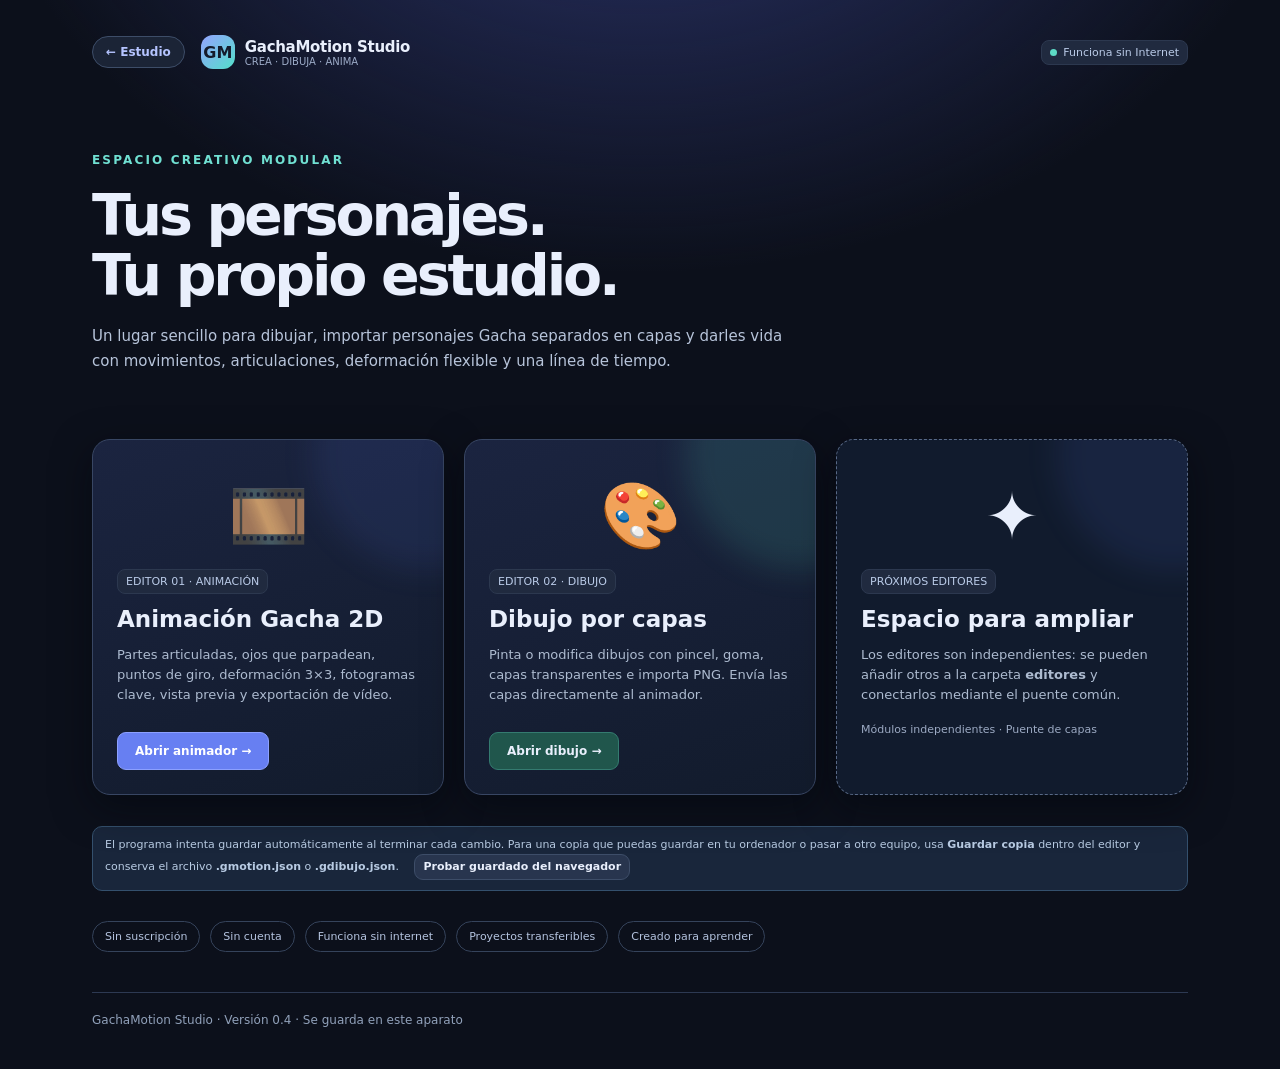
<file: gachamotion/index.html>
<!DOCTYPE html><html lang="es"><head><meta charset="UTF-8"><meta name="viewport" content="width=device-width,initial-scale=1"><title>GachaMotion Studio — Selección de editores</title><link rel="stylesheet" href="shared/base.css"><style>
body{background:radial-gradient(ellipse 80% 70% at 50% -20%,#2c356e 0%,transparent 65%),#0c101b}header{display:flex;align-items:center;max-width:1140px;margin:0 auto;padding:35px 22px}.container{max-width:1140px;margin:0 auto;padding:22px}.hero{padding:27px 0 18px}.eyebrow{color:#70e0d2;font-size:12px;font-weight:800;letter-spacing:.18em}.hero h1{font-size:clamp(30px,5.2vw,57px);line-height:1.06;max-width:780px;letter-spacing:-.055em;margin:18px 0}.hero p{font-size:15px;color:#b7c4da;line-height:1.7;max-width:700px}.cards{display:grid;grid-template-columns:repeat(auto-fit,minmax(290px,1fr));gap:20px;margin:31px 0}.editor{position:relative;border:1px solid #384663;background:linear-gradient(160deg,#1b2440,#121b2c);padding:24px;border-radius:18px;min-height:330px;box-shadow:var(--shadow);overflow:hidden}.editor:before{content:"";position:absolute;inset:-100px -100px auto auto;width:230px;height:230px;border-radius:50%;background:#647cff18;filter:blur(15px)}.editor:nth-child(2):before{background:#5de0bf20}.graphic{height:105px;display:grid;place-items:center;font-size:65px}.editor h2{font-size:23px;margin:12px 0 7px}.editor p{color:#adbbd0;font-size:13px;min-height:52px;line-height:1.55}.editor button{margin-top:14px;padding:11px 17px}.strip{display:flex;gap:10px;flex-wrap:wrap;margin-top:30px}.strip span{padding:8px 12px;border-radius:20px;border:1px solid #35435b;font-size:11px;color:#b4c3df}.foot{border-top:1px solid #2d3952;color:#91a1ba;font-size:12px;padding:20px 0;margin-top:40px}.empty{border:1px dashed #586987;background:#111b2d}.note{font-size:12px;color:#a5b3cd}
.estudio{margin-right:16px;padding:8px 13px;border-radius:999px;border:1px solid #3d4d68;background:#1b2436;white-space:nowrap;font-size:12px;font-weight:700}.estudio:hover{text-decoration:none;background:#27344b}body.editing>header,body.editing>main{display:none}.host{position:fixed;inset:0;background:#0d1320}.host iframe{display:block;border:0;width:100%;height:100%;background:#0d1320}
</style></head><body><header><a class="estudio" href="../" title="Volver al Estudio Creativo">← Estudio</a><div class="brand"><span class="brand-icon">GM</span><div><div class="brand-name">GachaMotion Studio</div><div class="brand-sub">CREA · DIBUJA · ANIMA</div></div></div><span class="grow"></span><span class="tag"><span class="dot"></span> Funciona sin Internet</span></header><main class="container"><section class="hero"><div class="eyebrow">ESPACIO CREATIVO MODULAR</div><h1>Tus personajes.<br>Tu propio estudio.</h1><p>Un lugar sencillo para dibujar, importar personajes Gacha separados en capas y darles vida con movimientos, articulaciones, deformación flexible y una línea de tiempo.</p></section><div class="cards"><article class="editor"><div class="graphic" aria-hidden="true">🎞️</div><div class="tag">EDITOR 01 · ANIMACIÓN</div><h2>Animación Gacha 2D</h2><p>Partes articuladas, ojos que parpadean, puntos de giro, deformación 3×3, fotogramas clave, vista previa y exportación de vídeo.</p><button class="primary" id="open-anim">Abrir animador →</button></article><article class="editor"><div class="graphic" aria-hidden="true">🎨</div><div class="tag">EDITOR 02 · DIBUJO</div><h2>Dibujo por capas</h2><p>Pinta o modifica dibujos con pincel, goma, capas transparentes e importa PNG. Envía las capas directamente al animador.</p><button class="good" id="open-paint">Abrir dibujo →</button></article><article class="editor empty"><div class="graphic" aria-hidden="true">✦</div><div class="tag">PRÓXIMOS EDITORES</div><h2>Espacio para ampliar</h2><p>Los editores son independientes: se pueden añadir otros a la carpeta <strong>editores</strong> y conectarlos mediante el puente común.</p><span class="muted small">Módulos independientes · Puente de capas</span></article></div><div class="notice">El programa intenta guardar automáticamente al terminar cada cambio. Para una copia que puedas guardar en tu ordenador o pasar a otro equipo, usa <strong>Guardar copia</strong> dentro del editor y conserva el archivo <strong>.gmotion.json</strong> o <strong>.gdibujo.json</strong>. <button class="tiny" id="storage-test" type="button" style="margin-left:12px">Probar guardado del navegador</button> <span id="storage-test-result" role="status" aria-live="polite"></span></div><div class="strip"><span>Sin suscripción</span><span>Sin cuenta</span><span>Funciona sin internet</span><span>Proyectos transferibles</span><span>Creado para aprender</span></div><div class="foot">GachaMotion Studio · Versión <span id="ver">0.3</span> · Se guarda en este aparato</div></main><section class="host hidden" id="host" aria-label="Editor abierto"><iframe id="editor-frame" title="Editor GachaMotion" src="about:blank"></iframe></section><script src="shared/bridge.js"></script><script>
const host=document.getElementById('host'),editorFrame=document.getElementById('editor-frame');
const transferMemory=new Map();
function openEditor(path){document.body.classList.add('editing');host.classList.remove('hidden');editorFrame.src=path;}
function showSelector(){editorFrame.src='about:blank';host.classList.add('hidden');document.body.classList.remove('editing');window.GMUpdate&&GMUpdate.recheck();}
document.getElementById('open-anim').onclick=()=>openEditor('editors/animation/index.html');
document.getElementById('open-paint').onclick=()=>openEditor('editors/dibujo/index.html');
document.getElementById('storage-test').onclick=async()=>{const result=document.getElementById('storage-test-result'),button=document.getElementById('storage-test');button.disabled=true;result.textContent='Probando…';const key='self-test';const sample={check:'GachaMotion',test:[12,47,98]};try{await GMBridge.write(key,sample);const got=await GMBridge.read(key);if(JSON.stringify(got)!==JSON.stringify(sample))throw Error('los datos no coinciden');await GMBridge.remove(key);result.textContent='✓ Escritura y lectura comprobadas';result.style.color='#5ddac5';}catch(e){result.textContent='✕ No funciona el guardado automático: usa siempre Guardar copia';result.style.color='#ffa2ad';}finally{button.disabled=false;}};
window.addEventListener('message',async event=>{
  const msg=event.data;
  if(event.source!==editorFrame.contentWindow||msg?.gmstudio!==1)return;
  if(msg.action==='home'){showSelector();return;}
  if(!msg.id)return;
  const reply={gmstudio:1,replyTo:msg.id,connected:true,ok:true};
  try{
    if(msg.action==='read')reply.value=msg.key==='editor-transfer'&&transferMemory.has(msg.key)?transferMemory.get(msg.key):await GMBridge.read(msg.key);
    else if(msg.action==='write'){
      if(msg.key==='editor-transfer')transferMemory.set(msg.key,msg.data);
      try{reply.backend=await GMBridge.write(msg.key,msg.data);}catch(e){if(msg.key!=='editor-transfer')throw e;reply.backend='transferencia temporal';}
    }else if(msg.action==='remove'){if(msg.key==='editor-transfer')transferMemory.delete(msg.key);try{await GMBridge.remove(msg.key);}catch(e){if(msg.key!=='editor-transfer')throw e;}}
    else throw new Error('Acción no reconocida');
  }catch(e){reply.ok=false;reply.error=e.message;}
  if(event.source===editorFrame.contentWindow)event.source.postMessage(reply,'*');
});
</script><script>window.GM_VERSION=/*VER*/"0.4"/*VER*/;document.getElementById("ver").textContent=window.GM_VERSION;</script><script src="shared/actualizar.js"></script></body></html>
</file>
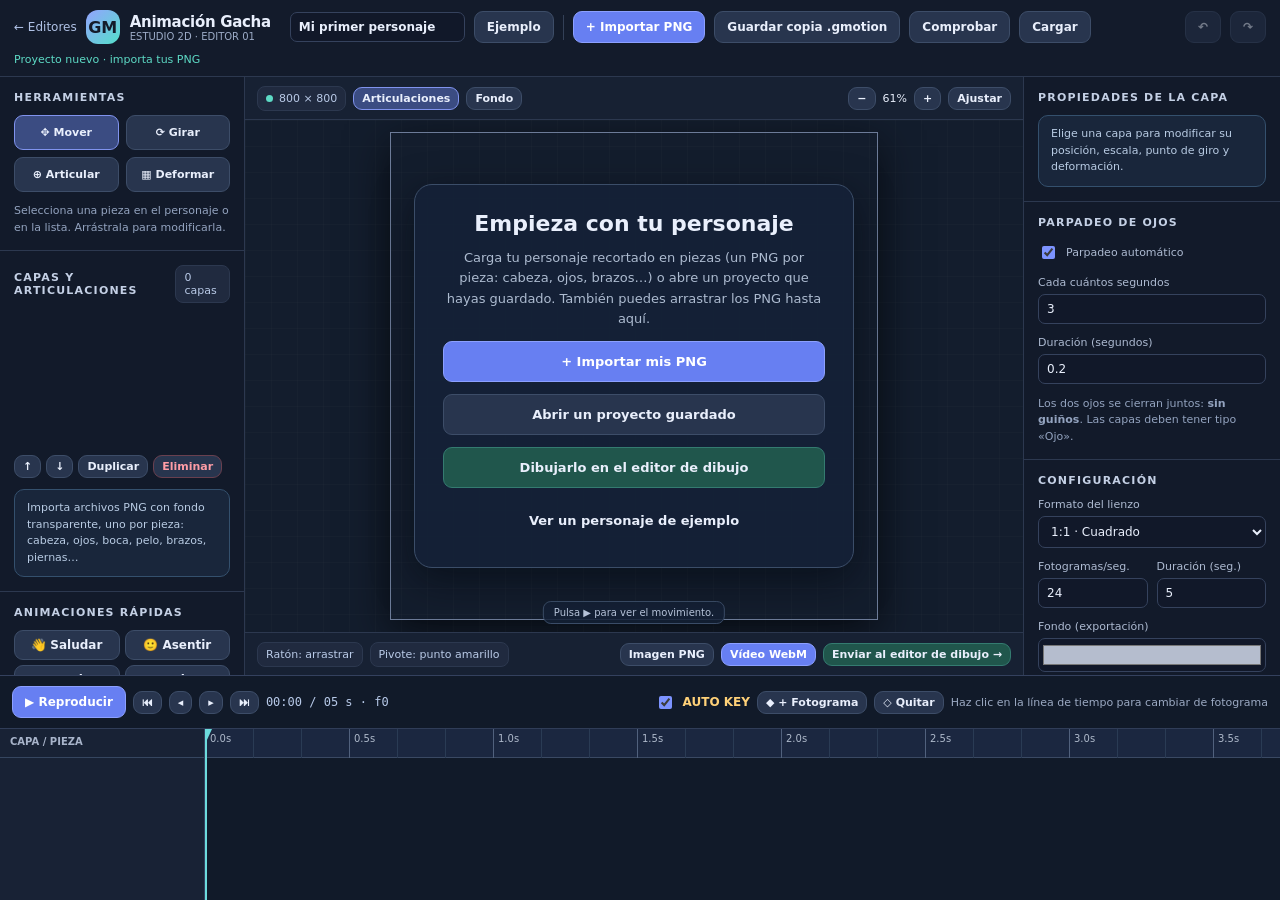
<file: gachamotion/editors/animation/index.html>
<!DOCTYPE html><html lang="es"><head><meta charset="utf-8"><meta name="viewport" content="width=device-width,initial-scale=1"><title>GachaMotion — Animador 2D</title><link rel="stylesheet" href="../../shared/base.css"><link rel="stylesheet" href="app.css"></head><body>
<header class="topbar"><a class="home" href="../../index.html" title="Volver al selector">← Editores</a><div class="brand"><span class="brand-icon">GM</span><div><div class="brand-name">Animación Gacha</div><div class="brand-sub">ESTUDIO 2D · EDITOR 01</div></div></div><input id="project-name" value="Mi primer personaje" aria-label="Nombre del proyecto" class="project-name"><button id="btn-demo" title="Abrir personaje de ejemplo">Ejemplo</button><div class="sep"></div><button id="btn-import" class="primary">+ Importar PNG</button><input id="file-layers" class="hidden" type="file" accept="image/png,image/jpeg,image/webp" multiple><button id="btn-save" title="Descargar copia de seguridad en el ordenador">Guardar copia .gmotion</button><button id="btn-verify" title="Guardar y comprobar que el proyecto se puede leer de nuevo">Comprobar</button><button id="btn-load">Cargar</button><input id="file-project" class="hidden" type="file" accept=".json,.gmotion.json,application/json"><span class="grow"></span><button id="btn-undo" title="Deshacer (Ctrl+Z)" class="icon-button">↶</button><button id="btn-redo" title="Rehacer (Ctrl+Y)" class="icon-button">↷</button><span class="status" id="save-status" aria-live="polite">Iniciando…</span></header>
<main class="workbench"><aside class="sidebar left"><div class="section"><div class="panel-title">Herramientas</div><div class="tools"><button data-tool="move" class="active">✥ Mover</button><button data-tool="rotate">⟳ Girar</button><button data-tool="pivot">⊕ Articular</button><button data-tool="warp">▦ Deformar</button></div><div class="hint">Selecciona una pieza en el personaje o en la lista. Arrástrala para modificarla.</div></div><div class="section layer-section"><div class="section-heading"><div class="panel-title">Capas y articulaciones</div><span class="tag" id="layer-count">0</span></div><div id="layers" class="layers scroll" aria-label="Capas del personaje"></div><div class="layer-actions"><button class="tiny" id="layer-up" title="Subir capa">↑</button><button class="tiny" id="layer-down" title="Bajar capa">↓</button><button class="tiny" id="layer-duplicate" title="Duplicar capa">Duplicar</button><button class="tiny danger" id="layer-delete" title="Eliminar capa">Eliminar</button></div><div class="notice">Importa archivos PNG con fondo transparente, uno por pieza: cabeza, ojos, boca, pelo, brazos, piernas…</div></div><div class="section"><div class="panel-title">Animaciones rápidas</div><div class="preset-grid"><button data-preset="wave">👋 Saludar</button><button data-preset="nod">🙂 Asentir</button><button data-preset="breathe">♡ Respirar</button><button data-preset="jump">↟ Saltar</button><button data-preset="sway">〰 Flexión suave</button></div><div class="hint">Añaden fotogramas clave que puedes editar después.</div></div></aside>
<section class="center"><div class="stage-toolbar"><div class="tag"><span class="dot"></span><span id="project-size">800 × 800</span></div><button id="btn-bones" class="tiny active">Articulaciones</button><button id="btn-background" class="tiny">Fondo</button><span class="grow"></span><button id="btn-zoom-out" class="tiny">−</button><span class="small" id="zoom-display">100%</span><button id="btn-zoom-in" class="tiny">+</button><button id="btn-fit" class="tiny">Ajustar</button></div><div class="viewport" id="viewport"><div class="empty-state" id="empty-state" hidden><div class="es-card"><h2>Empieza con tu personaje</h2><p>Carga tu personaje recortado en piezas (un PNG por pieza: cabeza, ojos, brazos…) o abre un proyecto que hayas guardado. También puedes arrastrar los PNG hasta aquí.</p><button class="primary" id="es-import" type="button">+ Importar mis PNG</button><button id="es-load" type="button">Abrir un proyecto guardado</button><button class="good" id="es-paint" type="button">Dibujarlo en el editor de dibujo</button><button class="flat" id="es-demo" type="button">Ver un personaje de ejemplo</button></div></div><div class="stage" id="stage"><canvas id="stage-canvas" aria-label="Escenario de animación"></canvas><canvas id="controls-canvas" aria-label="Controles de transformación y deformación"></canvas></div><div class="view-message" id="view-message">Pulsa ▶ para ver el movimiento.</div></div><div class="bottom-toolbar"><div class="tag">Ratón: arrastrar</div><div class="tag">Pivote: punto amarillo</div><span class="grow"></span><button id="btn-frame-png" class="tiny">Imagen PNG</button><button id="btn-video" class="tiny primary">Vídeo WebM</button><button id="btn-paint" class="tiny good">Enviar al editor de dibujo →</button></div></section>
<aside class="sidebar right scroll"><div class="section"><div class="panel-title">Propiedades de la capa</div><div id="no-selection" class="notice">Elige una capa para modificar su posición, escala, punto de giro y deformación.</div><div id="properties" class="properties hidden"><div class="field"><label for="layer-name">Nombre</label><input id="layer-name"></div><div class="field-row"><div class="field"><label for="layer-parent">Unida a</label><select id="layer-parent"></select></div><div class="field"><label for="layer-kind">Tipo</label><select id="layer-kind"><option value="generic">General</option><option value="eye">Ojo (parpadeo)</option><option value="head">Cabeza</option><option value="torso">Cuerpo</option><option value="arm-left">Brazo izquierdo</option><option value="arm-right">Brazo derecho</option><option value="leg">Pierna</option><option value="hair">Pelo</option><option value="mouth">Boca</option></select></div></div><div class="panel-title minor">Transformación en este fotograma</div><div class="numeric-grid"><div class="field"><label for="pos-x">Posición X</label><input id="pos-x" type="number" step="1"></div><div class="field"><label for="pos-y">Posición Y</label><input id="pos-y" type="number" step="1"></div><div class="field"><label for="angle">Ángulo °</label><input id="angle" type="number" step="1"></div><div class="field"><label for="scale-x">Ancho ×</label><input id="scale-x" type="number" step="0.05" min="0.05" max="10"></div><div class="field"><label for="scale-y">Alto ×</label><input id="scale-y" type="number" step="0.05" min="0.05" max="10"></div><div class="field"><label for="opacity">Opacidad %</label><input id="opacity" type="number" min="0" max="100" step="5"></div></div><div class="panel-title minor">Punto de giro</div><div class="numeric-grid"><div class="field"><label for="pivot-x">Pivote X</label><input id="pivot-x" type="number" step="1"></div><div class="field"><label for="pivot-y">Pivote Y</label><input id="pivot-y" type="number" step="1"></div></div><div class="buttons-row"><button class="tiny" id="btn-reset-warp">Restablecer malla</button><button class="tiny" id="btn-reset-transform">Restablecer escala</button></div></div></div><div class="section"><div class="panel-title">Parpadeo de ojos</div><label class="checkbox-line"><input type="checkbox" id="blink-enabled" checked> Parpadeo automático</label><div class="field"><label for="blink-interval">Cada cuántos segundos</label><input id="blink-interval" type="number" min="0.5" max="20" step="0.1" value="3"></div><div class="field"><label for="blink-duration">Duración (segundos)</label><input id="blink-duration" type="number" min="0.08" max="1" step="0.02" value="0.2"></div><div class="hint">Los dos ojos se cierran juntos: <strong>sin guiños</strong>. Las capas deben tener tipo «Ojo».</div></div><div class="section"><div class="panel-title">Configuración</div><div class="field"><label for="format">Formato del lienzo</label><select id="format"><option value="square">1:1 · Cuadrado</option><option value="portrait">9:16 · Vertical</option><option value="landscape">16:9 · Horizontal</option></select></div><div class="numeric-grid"><div class="field"><label for="fps">Fotogramas/seg.</label><input type="number" id="fps" min="6" max="60" value="24"></div><div class="field"><label for="seconds">Duración (seg.)</label><input type="number" id="seconds" min="1" max="30" step="0.5" value="5"></div></div><div class="field"><label for="bg-color">Fondo (exportación)</label><input type="color" id="bg-color" value="#b5bdce"></div><div class="hint">Con «Fondo» desactivado, el fotograma PNG tiene transparencia.</div></div></aside></main>
<section class="timeline"><div class="transport"><button id="btn-play" class="play primary">▶ Reproducir</button><button id="btn-to-start" class="tiny">⏮</button><button id="btn-prev" class="tiny">◂</button><button id="btn-next" class="tiny">▸</button><button id="btn-to-end" class="tiny">⏭</button><span class="frame-display" id="frame-display">00:00 / 00:05 · f0</span><span class="grow"></span><label class="checkbox-line"><input type="checkbox" id="auto-key" checked> <strong>AUTO KEY</strong></label><button class="tiny" id="btn-keyframe" title="Guardar la pose actual">◆ + Fotograma</button><button class="tiny" id="btn-del-keyframe" title="Eliminar el fotograma de la capa seleccionada">◇ Quitar</button><span class="muted small">Haz clic en la línea de tiempo para cambiar de fotograma</span></div><div class="timeline-body"><div class="track-labels"><div class="ruler-label">CAPA / PIEZA</div><div id="track-label-list"></div></div><div id="timeline-scroll" class="timeline-scroll"><div id="timeline-content"><div id="ruler"></div><div id="track-list"></div><div id="playhead"></div></div></div></div></section>
<div class="toast" id="toast" role="status" aria-live="polite"></div><script src="../../shared/bridge.js"></script><script src="../../shared/ui.js"></script><script src="app.js"></script></body></html>
</file>
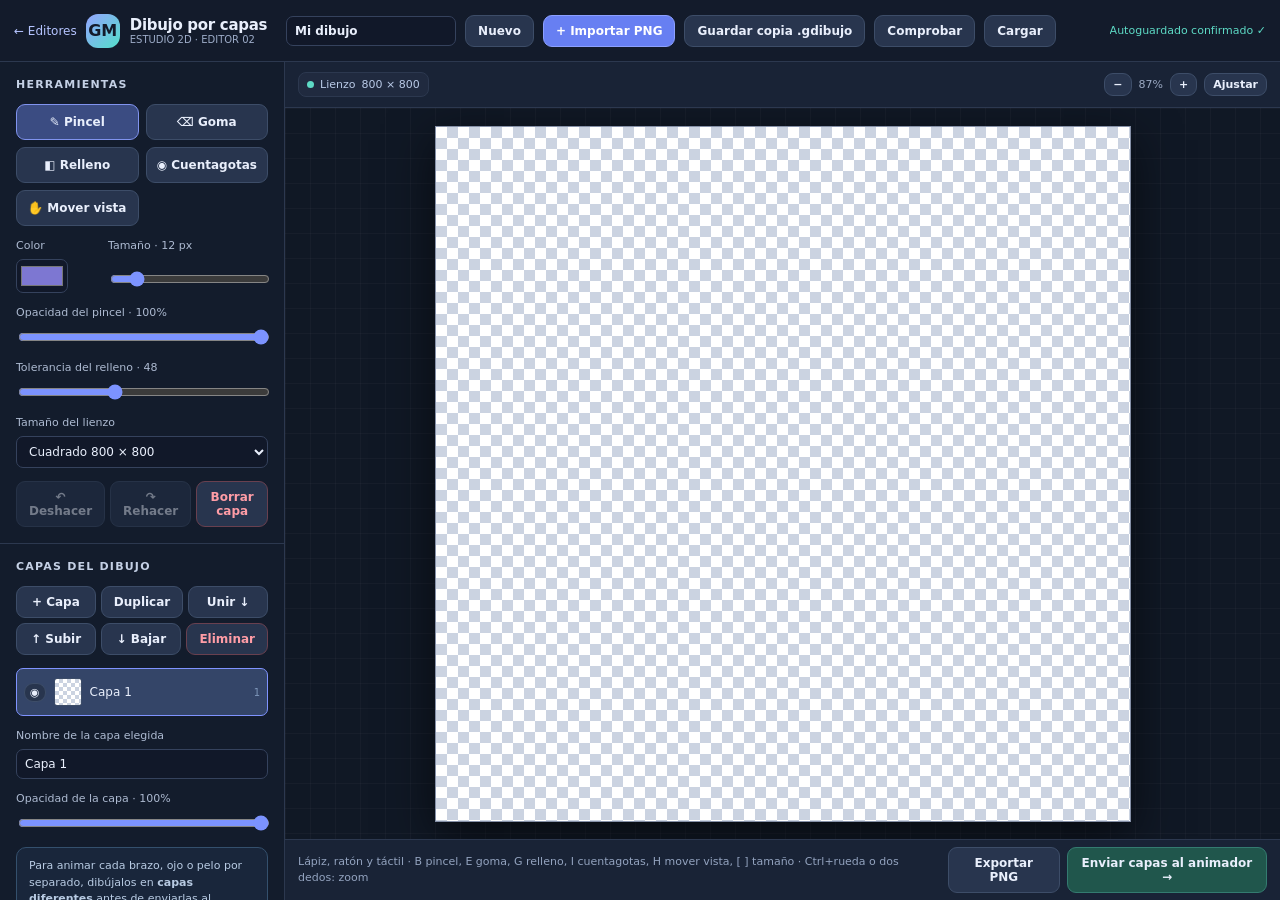
<file: gachamotion/editors/dibujo/index.html>
<!DOCTYPE html><html lang="es"><head><meta charset="utf-8"><meta name="viewport" content="width=device-width,initial-scale=1"><title>GachaMotion — Dibujo por capas</title><link rel="stylesheet" href="../../shared/base.css"><link rel="stylesheet" href="app.css"></head><body>
<header class="topbar"><a href="../../index.html">← Editores</a><div class="brand"><span class="brand-icon">GM</span><div><div class="brand-name">Dibujo por capas</div><div class="brand-sub">ESTUDIO 2D · EDITOR 02</div></div></div><input id="project-name" value="Mi dibujo" aria-label="Nombre del dibujo"><button id="btn-new">Nuevo</button><button id="btn-import" class="primary">+ Importar PNG</button><input id="file-image" type="file" accept="image/*" multiple class="hidden"><button id="btn-save" title="Descargar copia de seguridad en el ordenador">Guardar copia .gdibujo</button><button id="btn-verify" title="Guardar y volver a leer el dibujo para comprobarlo">Comprobar</button><button id="btn-load">Cargar</button><input id="file-project" type="file" accept=".json,.gdibujo.json,application/json" class="hidden"><span class="grow"></span><span class="status" id="save-status">Iniciando…</span></header>
<main class="layout"><aside class="sidebar"><div class="section"><div class="panel-title">Herramientas</div><div class="tools"><button data-tool="brush" class="active">✎ Pincel</button><button data-tool="eraser">⌫ Goma</button><button data-tool="fill">◧ Relleno</button><button data-tool="picker">◉ Cuentagotas</button><button data-tool="hand">✋ Mover vista</button></div><div class="field-row"><div class="field"><label for="color">Color</label><input id="color" type="color" value="#7d77d2"></div><div class="field"><label for="size">Tamaño · <span id="size-label">12</span> px</label><input id="size" type="range" min="1" max="90" value="12"></div></div><div class="field"><label for="opacity">Opacidad del pincel · <span id="opacity-label">100</span>%</label><input id="opacity" type="range" min="1" max="100" value="100"></div><div class="field"><label for="fill-tol">Tolerancia del relleno · <span id="fill-tol-label">48</span></label><input id="fill-tol" type="range" min="0" max="128" value="48"></div><div class="field"><label for="canvas-size">Tamaño del lienzo</label><select id="canvas-size"><option value="800x800">Cuadrado 800 × 800</option><option value="720x1280">Vertical 720 × 1280</option><option value="1280x720">Horizontal 1280 × 720</option></select></div><div class="buttons-row"><button id="btn-undo">↶ Deshacer</button><button id="btn-redo">↷ Rehacer</button><button id="btn-clear" class="danger">Borrar capa</button></div></div><div class="section grow-section"><div class="panel-title">Capas del dibujo</div><div class="layer-actions"><button id="btn-add">+ Capa</button><button id="btn-dup">Duplicar</button><button id="btn-merge" title="Une esta capa con la de abajo">Unir ↓</button><button id="btn-up">↑ Subir</button><button id="btn-down">↓ Bajar</button><button id="btn-delete" class="danger">Eliminar</button></div><div class="layers" id="layers"></div><div class="field"><label for="layer-name">Nombre de la capa elegida</label><input id="layer-name"></div><div class="field"><label for="layer-opacity">Opacidad de la capa · <span id="layer-opacity-label">100</span>%</label><input id="layer-opacity" type="range" min="0" max="100" value="100"></div><div class="notice">Para animar cada brazo, ojo o pelo por separado, dibújalos en <strong>capas diferentes</strong> antes de enviarlas al animador.</div></div></aside><section class="editor"><div class="editor-bar"><div class="tag"><span class="dot"></span> Lienzo <span id="size-display">800 × 800</span></div><span class="grow"></span><button id="zoom-out" class="tiny">−</button><span id="zoom-text" class="small muted">100%</span><button id="zoom-in" class="tiny">+</button><button id="zoom-fit" class="tiny">Ajustar</button></div><div class="viewport" id="viewport"><div class="artboard" id="artboard"><canvas id="draw-canvas" aria-label="Lienzo de dibujo"></canvas></div></div><div class="editor-bar bottom"><span class="hint">Lápiz, ratón y táctil · B pincel, E goma, G relleno, I cuentagotas, H mover vista, [ ] tamaño · Ctrl+rueda o dos dedos: zoom</span><span class="grow"></span><button id="export-png">Exportar PNG</button><button id="send-animation" class="good">Enviar capas al animador →</button></div></section></main><div class="toast" id="toast" role="status"></div><script src="../../shared/bridge.js"></script><script src="../../shared/ui.js"></script><script src="app.js"></script></body></html>
</file>
<file: gachamotion/shared/base.css>
:root{color-scheme:dark;--bg:#0c101b;--panel:#151b2b;--panel2:#1b2436;--line:#2c384f;--ink:#e9effc;--muted:#9caac3;--accent:#7c93ff;--mint:#5ddac5;--yellow:#ffd178;--red:#ff808d;--radius:12px;--shadow:0 12px 38px #02050b80}
*{box-sizing:border-box}html,body{margin:0;min-height:100%;font-family:Inter,ui-sans-serif,system-ui,-apple-system,"Segoe UI",sans-serif;color:var(--ink);background:var(--bg)}button,input,select{font:inherit}button{background:#28354e;border:1px solid #3d4d68;border-radius:9px;padding:8px 12px;color:var(--ink);cursor:pointer;font-size:12px;font-weight:650;transition:background .12s,transform .12s}button:hover{background:#37496a}button:active{transform:translateY(1px)}button:disabled{opacity:.45;cursor:not-allowed}button.primary{background:#677ff2;border-color:#8ca0ff;color:white}button.primary:hover{background:#788df9}button.good{background:#20564c;border-color:#347b70}button.danger{color:#ff9da6;border-color:#69404f}button.flat{background:transparent;border-color:transparent}button.active{background:#3b4c82;border-color:#8093ee}button.tiny{padding:4px 8px;font-size:11px}input,select{background:#111829;color:var(--ink);border:1px solid #35425d;border-radius:7px;padding:7px 8px;min-width:0;font-size:12px}input[type="range"]{padding:0;accent-color:var(--accent);width:100%}input[type="color"]{height:34px;width:52px;padding:2px}input[type="checkbox"]{accent-color:var(--accent);vertical-align:middle}input[type="number"]{width:100%}label{font-size:11px;color:#adbad1}.muted{color:var(--muted)}.small{font-size:11px}.panel-title{font-size:11px;font-weight:800;letter-spacing:.11em;text-transform:uppercase;color:#c4d0e5}.tag{display:inline-flex;align-items:center;gap:6px;font-size:11px;color:#b9cae7;border:1px solid var(--line);background:#202a3f;padding:5px 8px;border-radius:8px}.dot{width:7px;height:7px;border-radius:50%;background:var(--mint);display:inline-block}.topbar{display:flex;align-items:center;gap:9px;padding:10px 14px;min-height:62px;border-bottom:1px solid var(--line);background:#131b2b;flex-wrap:wrap}.brand{display:flex;gap:10px;align-items:center;margin-right:10px}.brand-icon{display:grid;place-items:center;font-weight:900;color:#141b2b;background:linear-gradient(135deg,#94a3ff,#53dfca);height:34px;width:34px;border-radius:12px}.brand-name{font-size:15px;font-weight:850;letter-spacing:-.02em}.brand-sub{font-size:10px;color:#9dacc8}.sep{height:25px;width:1px;background:#334057}.grow{flex:1}.status{font-size:11px;color:var(--mint);min-width:100px;max-width:200px;white-space:nowrap;overflow:hidden;text-overflow:ellipsis}.icon-button{min-width:34px}.field{display:grid;gap:5px}.field-inline{display:flex;gap:8px;align-items:center}.field-inline>*{flex:1}.scroll{overflow:auto;min-height:0}.hint{font-size:11px;line-height:1.5;color:#93a3bf}.checkbox-line{display:flex;align-items:center;gap:8px}.tooltip{color:var(--yellow)}.hidden{display:none!important}a{color:#b5c4ff;text-decoration:none}a:hover{text-decoration:underline}.notice{background:#19263b;border:1px solid #34506d;border-radius:10px;padding:10px 12px;font-size:11px;line-height:1.5;color:#b8cbe3}.kbd{font-family:monospace;font-size:10px;background:#27344b;border:1px solid #465471;padding:2px 5px;border-radius:4px}::-webkit-scrollbar{width:8px;height:8px}::-webkit-scrollbar-thumb{background:#394661;border-radius:20px}::-webkit-scrollbar-track{background:#111829}
</file>
<file: gachamotion/editors/animation/app.css>
html,body{height:100%;overflow:hidden}body{display:flex;flex-direction:column}.home{font-size:12px;color:#b0c2e6;white-space:nowrap}.project-name{width:175px;font-weight:750}.workbench{display:grid;grid-template-columns:245px minmax(230px,1fr) 257px;min-height:0;flex:1}.sidebar{background:#121a2a;overflow:auto}.sidebar.left{border-right:1px solid var(--line)}.sidebar.right{border-left:1px solid var(--line)}.section{padding:14px;border-bottom:1px solid var(--line);display:grid;gap:11px}.section-heading{display:flex;justify-content:space-between;align-items:center}.tools{display:grid;grid-template-columns:1fr 1fr;gap:7px}.tools button{padding:10px 5px;font-size:11px}.layer-section{min-height:190px}.layers{min-height:130px;max-height:33vh;display:flex;flex-direction:column;gap:4px}.layer{display:flex;align-items:center;gap:5px;min-height:36px;border-radius:7px;border:1px solid transparent;background:#1a2436;padding:4px 5px;cursor:pointer}.layer:hover{background:#25344c}.layer.selected{border-color:#7386e8;background:#2c3a5d}.layer-name{flex:1;overflow:hidden;text-overflow:ellipsis;white-space:nowrap;font-size:11px}.layer-kind{font-size:10px;color:#88d8c8}.layer-visible{border:0;background:transparent;padding:3px;min-width:23px;color:#c0c9dd}.layer-num{font-size:10px;color:#8a9bbb;width:18px}.layer-actions,.buttons-row,.preset-grid{display:flex;gap:5px;flex-wrap:wrap}.preset-grid>button{flex:1 1 43%;padding:7px}.center{display:flex;flex-direction:column;min-width:0;background:#0f1521}.stage-toolbar,.bottom-toolbar{padding:7px 12px;background:#172133;border-bottom:1px solid var(--line);display:flex;align-items:center;gap:7px;min-height:43px;flex-wrap:wrap}.bottom-toolbar{border-top:1px solid var(--line);border-bottom:0}.viewport{position:relative;min-width:0;min-height:100px;flex:1;overflow:hidden;display:flex;align-items:center;justify-content:center;background-color:#131d2d;background-image:linear-gradient(90deg,#ffffff04 1px,transparent 1px),linear-gradient(#ffffff04 1px,transparent 1px);background-size:26px 26px}.stage{position:relative;flex-shrink:0;border:1px solid #6c7b98;box-shadow:0 12px 40px #0009;touch-action:none}.stage canvas{position:absolute;inset:0;display:block;width:100%;height:100%}#controls-canvas{cursor:grab;touch-action:none}#controls-canvas:active{cursor:grabbing}.view-message{position:absolute;bottom:8px;left:50%;transform:translateX(-50%);background:#152137d9;border:1px solid #3b4d68;padding:5px 10px;border-radius:8px;font-size:10px;color:#b9c6dd;pointer-events:none;white-space:nowrap}.properties{display:grid;gap:10px}.field-row{display:grid;grid-template-columns:1fr 1fr;gap:9px}.field-row select{width:100%}.numeric-grid{display:grid;grid-template-columns:1fr 1fr;gap:9px}.minor{margin-top:4px;font-size:10px;color:#8db5e8}.right .section>label{padding:3px 0}.right .field{margin-bottom:1px}.right .field input,.right .field select{width:100%}.timeline{height:225px;flex:none;background:#111a29;border-top:1px solid #34415e;display:flex;flex-direction:column}.transport{display:flex;align-items:center;flex-wrap:wrap;gap:7px;min-height:53px;padding:8px 12px;border-bottom:1px solid #303d58}.play{min-width:108px}.frame-display{font-family:ui-monospace,monospace;font-size:12px;color:#b7c9e8;white-space:nowrap}.transport .checkbox-line{font-size:12px;color:var(--yellow)}.timeline-body{min-height:0;display:flex;flex:1}.track-labels{width:205px;flex:none;border-right:1px solid #34415e;background:#182235;overflow-y:auto;overflow-x:hidden}.ruler-label{height:29px;padding:7px 10px;font-size:10px;color:#a8b4ca;border-bottom:1px solid #354660;font-weight:800}.track-name{display:flex;align-items:center;padding:0 10px;height:28px;font-size:11px;overflow:hidden;white-space:nowrap;text-overflow:ellipsis;border-bottom:1px solid #26364d;cursor:pointer}.track-name.selected{color:#d9e2ff;background:#34426b}.timeline-scroll{overflow:auto;flex:1;position:relative;scrollbar-color:#445473 #172337}#timeline-content{position:relative;min-width:100%;height:100%;user-select:none}#ruler{height:29px;border-bottom:1px solid #3a4963;background:#1b2740;position:relative}.ruler-tick{height:29px;border-left:1px solid #51617d;position:absolute;top:0;color:#aeb9ca;font-size:10px;padding-left:4px;padding-top:4px}.ruler-tick.minor-tick{border-color:#2a3b54}#track-list{min-height:100px}.track-row{height:28px;position:relative;border-bottom:1px solid #27354e;background:repeating-linear-gradient(to right,#ffffff06 0,#ffffff06 1px,transparent 1px,transparent 48px);cursor:crosshair}.track-row.selected{background-color:#35426d66}.diamond{position:absolute;width:11px;height:11px;transform:translate(-50%,-50%) rotate(45deg);top:14px;background:#ffd17a;border:2px solid #3c3353;cursor:pointer}.diamond.selected-key{background:#80eedc;border-color:#355c71}#playhead{position:absolute;top:0;width:2px;background:#6cdbdc;height:100%;pointer-events:none;z-index:3}#playhead:before{content:"";position:absolute;top:0;left:-5px;width:12px;height:13px;background:#6cdbdc;clip-path:polygon(0 0,100% 0,50% 100%)}.toast{pointer-events:none;position:fixed;bottom:238px;left:50%;transform:translateX(-50%) translateY(10px);opacity:0;transition:.2s;z-index:50;background:#293b58;border:1px solid #6380a4;color:#f2f6ff;border-radius:12px;padding:10px 18px;box-shadow:var(--shadow);font-size:12px;max-width:80vw}.toast.visible{opacity:1;transform:translateX(-50%) translateY(0)}
@media(max-width:1240px){.topbar{gap:6px;padding:6px;min-height:55px}.workbench{grid-template-columns:200px minmax(160px,1fr) 220px}.section{padding:9px}.project-name{width:125px}.timeline{height:205px}.transport>.muted{display:none}.track-labels{width:140px}}@media(max-width:780px){html,body{height:auto;overflow:auto}.workbench{display:flex;flex-direction:column;min-height:0}.center{order:0;min-height:430px}.viewport{min-height:325px}.sidebar.left{order:1;display:grid;grid-template-columns:1fr 1fr;overflow:visible}.sidebar.left .layer-section{grid-row:span 2}.sidebar.right{order:2;display:grid;grid-template-columns:1fr 1fr;overflow:visible}.timeline{order:3;height:235px}.topbar{overflow:visible}.transport{gap:5px}.track-labels{width:120px}.center .bottom-toolbar .tag{display:none}}@media(max-width:480px){.sidebar.left,.sidebar.right{display:block}.brand-sub{display:none}.topbar .brand{display:none}.project-name{width:110px}.topbar>button{font-size:10px;padding:6px}.center{min-height:410px}.viewport{min-height:290px}.timeline{height:250px}.transport{min-height:75px}.layer-actions button{flex:1}}

#ruler{touch-action:none;cursor:ew-resize;user-select:none}

.empty-state{position:absolute;inset:0;display:flex;align-items:center;justify-content:center;z-index:5;pointer-events:none;padding:12px}.empty-state[hidden]{display:none}.es-card{pointer-events:auto;background:#152137f2;border:1px solid #3b4d68;border-radius:18px;padding:26px 28px;max-width:440px;text-align:center;display:grid;gap:12px;box-shadow:var(--shadow)}.es-card h2{margin:0;font-size:22px}.es-card p{margin:0;color:#adbbd0;font-size:13px;line-height:1.55}.es-card button{padding:12px 16px;font-size:13px}
</file>
<file: gachamotion/editors/dibujo/app.css>
html,body{height:100%;overflow:hidden}body{display:flex;flex-direction:column}.topbar a{font-size:12px}.topbar #project-name{width:170px;font-weight:750}.layout{display:flex;min-height:0;flex:1}.sidebar{width:285px;flex-shrink:0;background:#131c2c;border-right:1px solid var(--line);overflow:auto}.section{padding:16px;display:grid;gap:13px;border-bottom:1px solid var(--line)}.grow-section{min-height:280px}.tools{display:grid;grid-template-columns:1fr 1fr;gap:7px}.tools>button{padding:10px}.field-row{display:grid;grid-template-columns:1fr 2fr;gap:12px}.field{display:grid;gap:7px}.field input[type=text],.field input:not([type]){width:100%}.buttons-row,.layer-actions{display:flex;gap:5px;flex-wrap:wrap}.buttons-row>button,.layer-actions>button{flex:1}.layers{display:flex;flex-direction:column;gap:5px;max-height:32vh;overflow:auto}.layer{display:flex;align-items:center;gap:8px;background:#1e2a40;border:1px solid transparent;border-radius:7px;padding:9px 7px;cursor:pointer;font-size:12px}.layer.selected{background:#344568;border-color:#7f93ff}.layer button{padding:2px 5px}.layer .name{flex:1;overflow:hidden;white-space:nowrap;text-overflow:ellipsis}.layer .order{color:#7f97bb;font-size:10px}.editor{min-width:0;flex:1;display:flex;flex-direction:column}.editor-bar{display:flex;align-items:center;gap:7px;min-height:46px;padding:7px 13px;background:#192336;border-bottom:1px solid var(--line)}.editor-bar.bottom{border-top:1px solid var(--line);border-bottom:0}.viewport{min-height:0;flex:1;display:flex;align-items:center;justify-content:center;overflow:hidden;background-color:#101825;background-image:linear-gradient(90deg,#ffffff07 1px,transparent 1px),linear-gradient(#ffffff07 1px,transparent 1px);background-size:25px 25px}.artboard{position:relative;flex:none;box-shadow:0 14px 45px #0009;border:1px solid #8590a7;background-color:#fff;background-image:conic-gradient(#cbd3e1 25%,transparent 0 50%,#cbd3e1 0 75%,transparent 0);background-size:22px 22px}#draw-canvas{width:100%;height:100%;display:block;touch-action:none;cursor:crosshair}.toast{pointer-events:none;position:fixed;bottom:25px;left:50%;transform:translateX(-50%) translateY(10px);opacity:0;transition:.2s;z-index:50;background:#293b58;border:1px solid #6380a4;color:#f2f6ff;border-radius:12px;padding:10px 18px;box-shadow:var(--shadow);font-size:12px;max-width:80vw}.toast.visible{opacity:1;transform:translateX(-50%) translateY(0)}
@media(max-width:760px){html,body{height:auto;overflow:auto}.layout{flex-direction:column}.editor{order:0;min-height:480px}.viewport{min-height:380px}.sidebar{order:1;width:auto;overflow:visible}.sidebar .section{padding:10px}.topbar .brand{display:none}.topbar{padding:6px;gap:5px}.topbar #project-name{width:115px}.topbar button{padding:6px;font-size:10px}.editor-bar .hint{display:none}}

.viewport{overflow:auto;align-items:flex-start;justify-content:flex-start}.artboard{margin:auto}.layer .thumb{width:28px;border:1px solid #3d4d68;border-radius:3px;background:conic-gradient(#cbd3e1 25%,#fff 0 50%,#cbd3e1 0 75%,#fff 0) 0 0/8px 8px;flex:none}.field select{width:100%}
</file>
